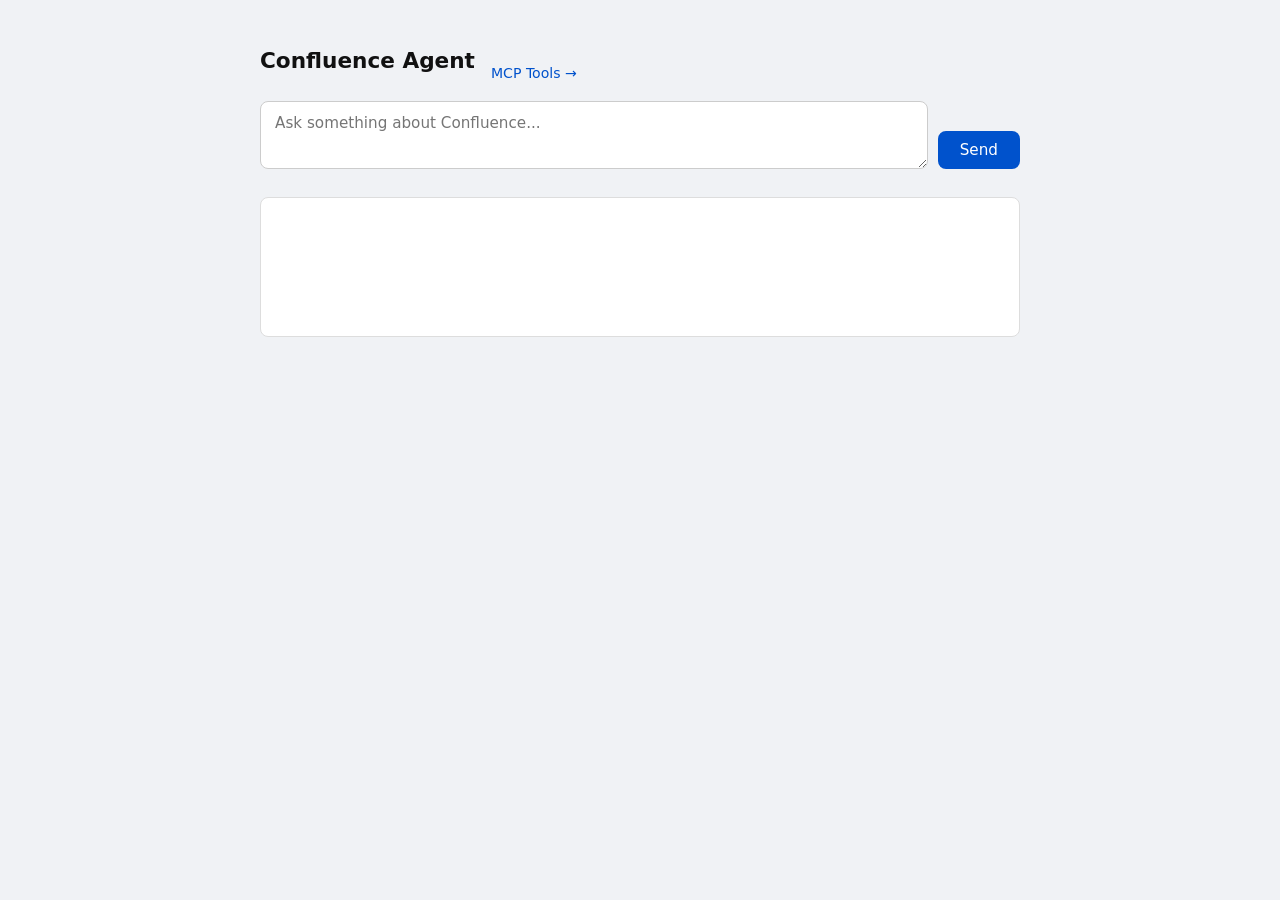
<file: frontend/index.html>
<!DOCTYPE html>
<html lang="en">
<head>
  <meta charset="UTF-8" />
  <meta name="viewport" content="width=device-width, initial-scale=1.0" />
  <title>Confluence Agent</title>
  <link rel="stylesheet" href="style.css" />
</head>
<body>
  <div class="container">
    <div class="page-nav">
      <h1>Confluence Agent</h1>
      <a href="mcp.html" class="nav-back">MCP Tools →</a>
    </div>

    <div class="input-row">
      <textarea id="question" placeholder="Ask something about Confluence..."></textarea>
      <button id="send">Send</button>
    </div>

    <div class="steps-box" id="steps" hidden>
      <div class="steps-label">MCP Tools Called</div>
      <div class="steps-list" id="steps-list"></div>
    </div>

    <div class="response-box" id="response"></div>
    <div class="status" id="status"></div>
  </div>

  <script>
    const sendBtn    = document.getElementById('send');
    const questionEl = document.getElementById('question');
    const responseEl = document.getElementById('response');
    const statusEl   = document.getElementById('status');
    const stepsEl    = document.getElementById('steps');
    const stepsListEl = document.getElementById('steps-list');

    async function ask() {
      const question = questionEl.value.trim();
      if (!question) return;

      sendBtn.disabled = true;
      responseEl.textContent = '';
      stepsEl.hidden = true;
      stepsListEl.innerHTML = '';
      statusEl.textContent = 'Streaming...';

      try {
        const res = await fetch('http://127.0.0.1:5000/ask', {
          method: 'POST',
          headers: { 'Content-Type': 'application/json' },
          body: JSON.stringify({ question }),
        });

        if (!res.ok) {
          const err = await res.json().catch(() => ({}));
          responseEl.textContent = 'Error: ' + (err.error || res.statusText);
          statusEl.textContent = '';
          return;
        }

        const reader  = res.body.getReader();
        const decoder = new TextDecoder();
        let buffer = '';

        while (true) {
          const { done, value } = await reader.read();
          if (done) break;
          buffer += decoder.decode(value, { stream: true });

          const parts = buffer.split('\n\n');
          buffer = parts.pop();

          for (const part of parts) {
            const line = part.trim();
            if (!line.startsWith('data: ')) continue;
            try {
              const event = JSON.parse(line.slice(6));
              if (event.type === 'text') {
                responseEl.textContent += event.delta;
              } else if (event.type === 'tool_call') {
                stepsEl.hidden = false;
                const chip = document.createElement('span');
                chip.className = 'tool-chip';
                let label = event.name;
                if (event.args) {
                  try {
                    const args = JSON.parse(event.args);
                    const firstVal = String(Object.values(args)[0] ?? '');
                    if (firstVal) label += `(${firstVal.length > 40 ? firstVal.slice(0, 40) + '…' : firstVal})`;
                  } catch {}
                }
                chip.textContent = label;
                stepsListEl.appendChild(chip);
              } else if (event.type === 'error') {
                responseEl.textContent = 'Error: ' + event.message;
              }
            } catch {}
          }
        }

        statusEl.textContent = 'Done.';
      } catch (err) {
        responseEl.textContent = 'Could not reach backend: ' + err.message;
        statusEl.textContent = '';
      } finally {
        sendBtn.disabled = false;
      }
    }

    sendBtn.addEventListener('click', ask);

    questionEl.addEventListener('keydown', (e) => {
      if (e.key === 'Enter' && !e.shiftKey) {
        e.preventDefault();
        ask();
      }
    });
  </script>
</body>
</html>
</file>
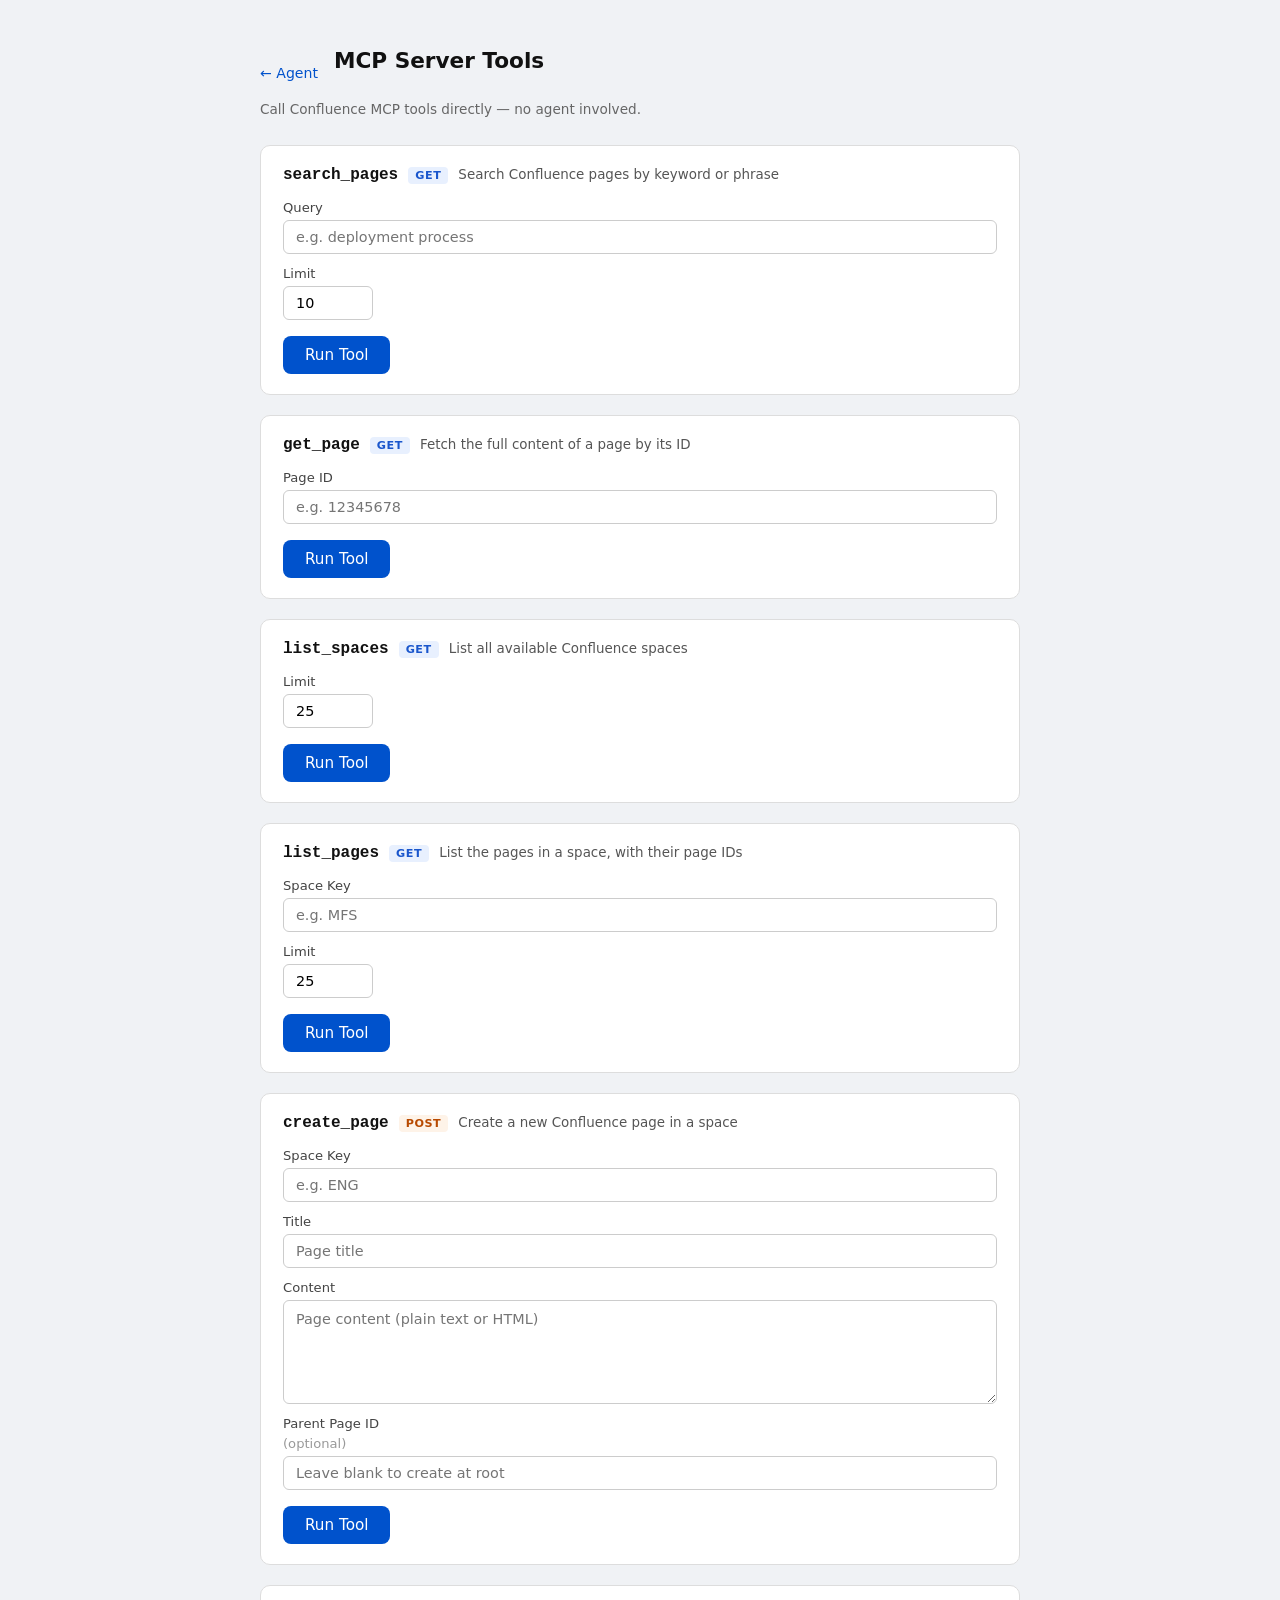
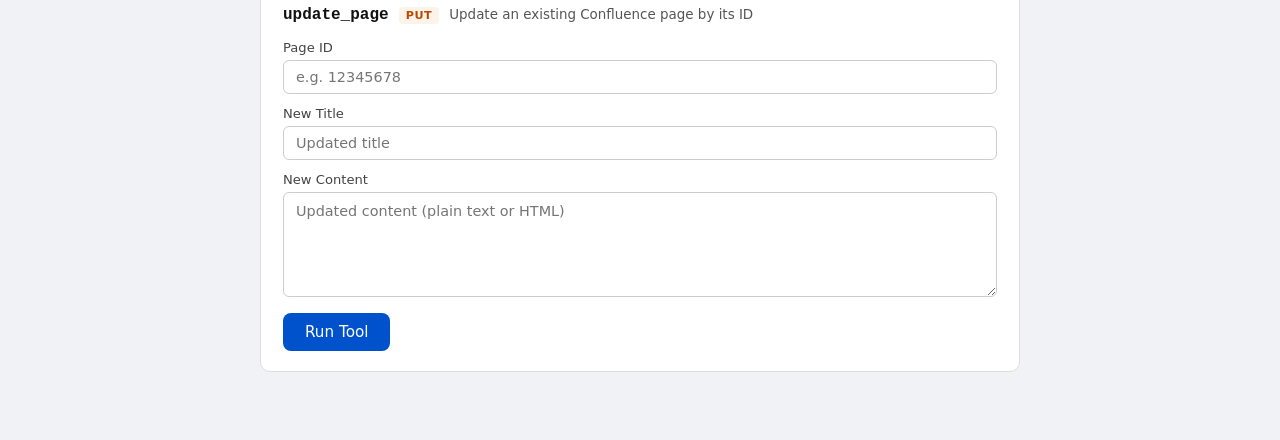
<file: frontend/mcp.html>
<!DOCTYPE html>
<html lang="en">
<head>
  <meta charset="UTF-8" />
  <meta name="viewport" content="width=device-width, initial-scale=1.0" />
  <title>MCP Server Tools — Confluence Agent</title>
  <link rel="stylesheet" href="style.css" />
</head>
<body>
  <div class="container">
    <div class="page-nav">
      <a href="index.html" class="nav-back">← Agent</a>
      <h1>MCP Server Tools</h1>
    </div>
    <p class="page-desc">Call Confluence MCP tools directly — no agent involved.</p>

    <!-- search_pages -->
    <div class="tool-card" id="card-search_pages">
      <div class="tool-header">
        <span class="tool-name">search_pages</span>
        <span class="tool-tag">GET</span>
        <span class="tool-desc">Search Confluence pages by keyword or phrase</span>
      </div>
      <div class="tool-fields">
        <label>Query
          <input type="text" id="search_pages-query" placeholder="e.g. deployment process" />
        </label>
        <label>Limit
          <input type="number" id="search_pages-limit" value="10" min="1" max="50" class="input-short" />
        </label>
      </div>
      <button onclick="runTool('search_pages')">Run Tool</button>
      <div class="tool-result" id="result-search_pages" hidden></div>
    </div>

    <!-- get_page -->
    <div class="tool-card" id="card-get_page">
      <div class="tool-header">
        <span class="tool-name">get_page</span>
        <span class="tool-tag">GET</span>
        <span class="tool-desc">Fetch the full content of a page by its ID</span>
      </div>
      <div class="tool-fields">
        <label>Page ID
          <input type="text" id="get_page-page_id" placeholder="e.g. 12345678" />
        </label>
      </div>
      <button onclick="runTool('get_page')">Run Tool</button>
      <div class="tool-result" id="result-get_page" hidden></div>
    </div>

    <!-- list_spaces -->
    <div class="tool-card" id="card-list_spaces">
      <div class="tool-header">
        <span class="tool-name">list_spaces</span>
        <span class="tool-tag">GET</span>
        <span class="tool-desc">List all available Confluence spaces</span>
      </div>
      <div class="tool-fields">
        <label>Limit
          <input type="number" id="list_spaces-limit" value="25" min="1" max="100" class="input-short" />
        </label>
      </div>
      <button onclick="runTool('list_spaces')">Run Tool</button>
      <div class="tool-result" id="result-list_spaces" hidden></div>
    </div>

    <!-- list_pages -->
    <div class="tool-card" id="card-list_pages">
      <div class="tool-header">
        <span class="tool-name">list_pages</span>
        <span class="tool-tag">GET</span>
        <span class="tool-desc">List the pages in a space, with their page IDs</span>
      </div>
      <div class="tool-fields">
        <label>Space Key
          <input type="text" id="list_pages-space_key" placeholder="e.g. MFS" />
        </label>
        <label>Limit
          <input type="number" id="list_pages-limit" value="25" min="1" max="100" class="input-short" />
        </label>
      </div>
      <button onclick="runTool('list_pages')">Run Tool</button>
      <div class="tool-result" id="result-list_pages" hidden></div>
    </div>

    <!-- create_page -->
    <div class="tool-card" id="card-create_page">
      <div class="tool-header">
        <span class="tool-name">create_page</span>
        <span class="tool-tag tool-tag--write">POST</span>
        <span class="tool-desc">Create a new Confluence page in a space</span>
      </div>
      <div class="tool-fields">
        <label>Space Key
          <input type="text" id="create_page-space_key" placeholder="e.g. ENG" />
        </label>
        <label>Title
          <input type="text" id="create_page-title" placeholder="Page title" />
        </label>
        <label>Content
          <textarea id="create_page-content" rows="4" placeholder="Page content (plain text or HTML)"></textarea>
        </label>
        <label>Parent Page ID <span class="optional">(optional)</span>
          <input type="text" id="create_page-parent_id" placeholder="Leave blank to create at root" />
        </label>
      </div>
      <button onclick="runTool('create_page')">Run Tool</button>
      <div class="tool-result" id="result-create_page" hidden></div>
    </div>

    <!-- update_page -->
    <div class="tool-card" id="card-update_page">
      <div class="tool-header">
        <span class="tool-name">update_page</span>
        <span class="tool-tag tool-tag--write">PUT</span>
        <span class="tool-desc">Update an existing Confluence page by its ID</span>
      </div>
      <div class="tool-fields">
        <label>Page ID
          <input type="text" id="update_page-page_id" placeholder="e.g. 12345678" />
        </label>
        <label>New Title
          <input type="text" id="update_page-title" placeholder="Updated title" />
        </label>
        <label>New Content
          <textarea id="update_page-content" rows="4" placeholder="Updated content (plain text or HTML)"></textarea>
        </label>
      </div>
      <button onclick="runTool('update_page')">Run Tool</button>
      <div class="tool-result" id="result-update_page" hidden></div>
    </div>
  </div>

  <script>
    const TOOL_ARGS = {
      search_pages: () => ({
        query: document.getElementById('search_pages-query').value.trim(),
        limit: parseInt(document.getElementById('search_pages-limit').value) || 10,
      }),
      get_page: () => ({
        page_id: document.getElementById('get_page-page_id').value.trim(),
      }),
      list_spaces: () => ({
        limit: parseInt(document.getElementById('list_spaces-limit').value) || 25,
      }),
      list_pages: () => ({
        space_key: document.getElementById('list_pages-space_key').value.trim(),
        limit: parseInt(document.getElementById('list_pages-limit').value) || 25,
      }),
      create_page: () => ({
        space_key: document.getElementById('create_page-space_key').value.trim(),
        title:     document.getElementById('create_page-title').value.trim(),
        content:   document.getElementById('create_page-content').value,
        parent_id: document.getElementById('create_page-parent_id').value.trim(),
      }),
      update_page: () => ({
        page_id: document.getElementById('update_page-page_id').value.trim(),
        title:   document.getElementById('update_page-title').value.trim(),
        content: document.getElementById('update_page-content').value,
      }),
    };

    async function runTool(name) {
      const btn      = document.querySelector(`#card-${name} button`);
      const resultEl = document.getElementById(`result-${name}`);

      btn.disabled    = true;
      btn.textContent = 'Running…';
      resultEl.hidden = false;
      resultEl.className   = 'tool-result loading';
      resultEl.textContent = 'Calling MCP tool…';

      try {
        const res  = await fetch('http://127.0.0.1:5000/tools/call', {
          method:  'POST',
          headers: { 'Content-Type': 'application/json' },
          body:    JSON.stringify({ tool: name, args: TOOL_ARGS[name]() }),
        });
        const json = await res.json();
        resultEl.className   = res.ok ? 'tool-result success' : 'tool-result error';
        resultEl.textContent = res.ok ? json.result : ('Error: ' + json.error);
      } catch (err) {
        resultEl.className   = 'tool-result error';
        resultEl.textContent = 'Could not reach backend: ' + err.message;
      } finally {
        btn.disabled    = false;
        btn.textContent = 'Run Tool';
      }
    }
  </script>
</body>
</html>
</file>
<file: frontend/style.css>
* {
  box-sizing: border-box;
  margin: 0;
  padding: 0;
}

body {
  font-family: system-ui, -apple-system, sans-serif;
  background: #f0f2f5;
  display: flex;
  justify-content: center;
  padding: 48px 16px;
  min-height: 100vh;
}

.container {
  width: 100%;
  max-width: 760px;
}

h1 {
  font-size: 1.35rem;
  font-weight: 600;
  color: #111;
  margin-bottom: 24px;
}

.input-row {
  display: flex;
  gap: 10px;
  align-items: flex-end;
}

textarea {
  flex: 1;
  padding: 10px 14px;
  border: 1px solid #ccc;
  border-radius: 8px;
  font-size: 0.95rem;
  font-family: inherit;
  resize: vertical;
  min-height: 64px;
  line-height: 1.5;
  outline: none;
  transition: border-color 0.15s;
}

textarea:focus {
  border-color: #0052cc;
}

button {
  padding: 10px 22px;
  background: #0052cc;
  color: #fff;
  border: none;
  border-radius: 8px;
  font-size: 0.95rem;
  font-family: inherit;
  cursor: pointer;
  white-space: nowrap;
  transition: background 0.15s;
}

button:hover:not(:disabled) {
  background: #003fa3;
}

button:disabled {
  opacity: 0.45;
  cursor: default;
}

/* ── MCP tools page ───────────────────────────────────── */

.page-nav {
  display: flex;
  align-items: center;
  gap: 16px;
  margin-bottom: 4px;
}

.nav-back {
  color: #0052cc;
  text-decoration: none;
  font-size: 0.88rem;
  white-space: nowrap;
}

.nav-back:hover { text-decoration: underline; }

.page-desc {
  font-size: 0.85rem;
  color: #666;
  margin-bottom: 28px;
}

.tool-card {
  background: #fff;
  border: 1px solid #ddd;
  border-radius: 10px;
  padding: 20px 22px;
  margin-bottom: 20px;
}

.tool-header {
  display: flex;
  align-items: baseline;
  flex-wrap: wrap;
  gap: 10px;
  margin-bottom: 16px;
}

.tool-name {
  font-family: ui-monospace, 'Cascadia Code', 'Courier New', monospace;
  font-size: 1rem;
  font-weight: 700;
  color: #111;
}

.tool-tag {
  font-size: 0.7rem;
  font-weight: 700;
  letter-spacing: 0.05em;
  padding: 2px 7px;
  border-radius: 4px;
  background: #e8f0fe;
  color: #1a56cc;
}

.tool-tag--write {
  background: #fef3e8;
  color: #b84a00;
}

.tool-desc {
  font-size: 0.84rem;
  color: #555;
}

.tool-fields {
  display: flex;
  flex-direction: column;
  gap: 12px;
  margin-bottom: 16px;
}

.tool-fields label {
  display: flex;
  flex-direction: column;
  gap: 5px;
  font-size: 0.82rem;
  font-weight: 500;
  color: #444;
}

.optional {
  font-weight: 400;
  color: #999;
}

.tool-fields input[type="text"],
.tool-fields input[type="number"],
.tool-fields textarea {
  padding: 8px 12px;
  border: 1px solid #ccc;
  border-radius: 6px;
  font-size: 0.9rem;
  font-family: inherit;
  outline: none;
  transition: border-color 0.15s;
}

.tool-fields input.input-short { width: 90px; }

.tool-fields input:focus,
.tool-fields textarea:focus { border-color: #0052cc; }

.tool-fields textarea { resize: vertical; line-height: 1.5; }

.tool-result {
  margin-top: 14px;
  padding: 14px 16px;
  border-radius: 6px;
  font-size: 0.84rem;
  line-height: 1.65;
  white-space: pre-wrap;
  font-family: ui-monospace, 'Cascadia Code', 'Courier New', monospace;
}

.tool-result.loading { background: #f5f5f5; color: #888; }
.tool-result.success { background: #f0faf0; border: 1px solid #b8ddb8; color: #1a4a1a; }
.tool-result.error   { background: #fff5f5; border: 1px solid #f5c0c0; color: #8b0000; }

/* ── Agent page — MCP steps panel ────────────────────── */

.steps-box {
  margin-top: 20px;
  background: #f8f9ff;
  border: 1px solid #dde3f5;
  border-radius: 8px;
  padding: 12px 16px;
}

.steps-label {
  font-size: 0.72rem;
  font-weight: 600;
  color: #6b7280;
  text-transform: uppercase;
  letter-spacing: 0.06em;
  margin-bottom: 8px;
}

.steps-list {
  display: flex;
  flex-wrap: wrap;
  gap: 6px;
}

.tool-chip {
  display: inline-flex;
  align-items: center;
  gap: 5px;
  background: #e0e7ff;
  color: #3730a3;
  border-radius: 4px;
  padding: 3px 10px;
  font-size: 0.82rem;
  font-family: ui-monospace, 'Cascadia Code', 'Courier New', monospace;
}

.tool-chip::before {
  content: '⚙';
  font-size: 0.85em;
}

.response-box {
  margin-top: 28px;
  background: #fff;
  border: 1px solid #ddd;
  border-radius: 8px;
  padding: 20px;
  min-height: 140px;
  white-space: pre-wrap;
  font-size: 0.92rem;
  line-height: 1.7;
  color: #222;
}

.status {
  margin-top: 8px;
  font-size: 0.78rem;
  color: #888;
  min-height: 1em;
}
</file>
